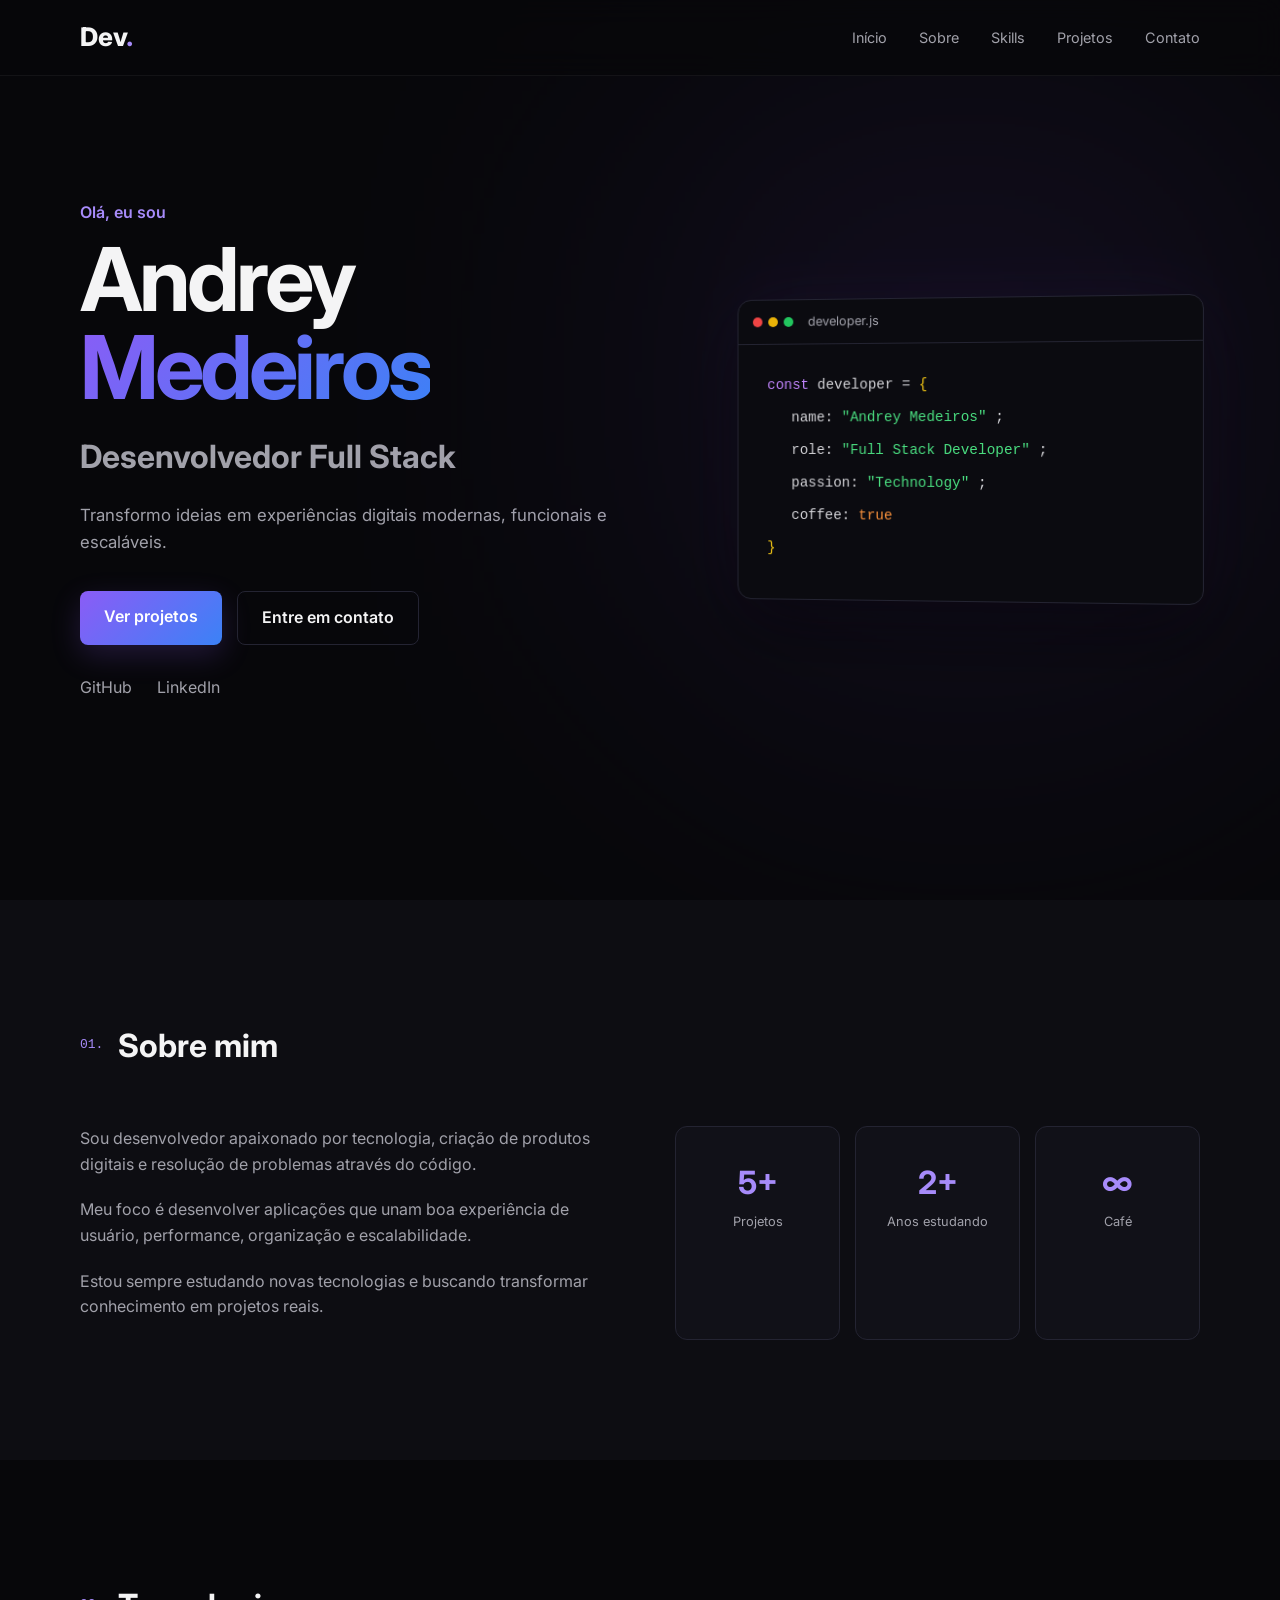
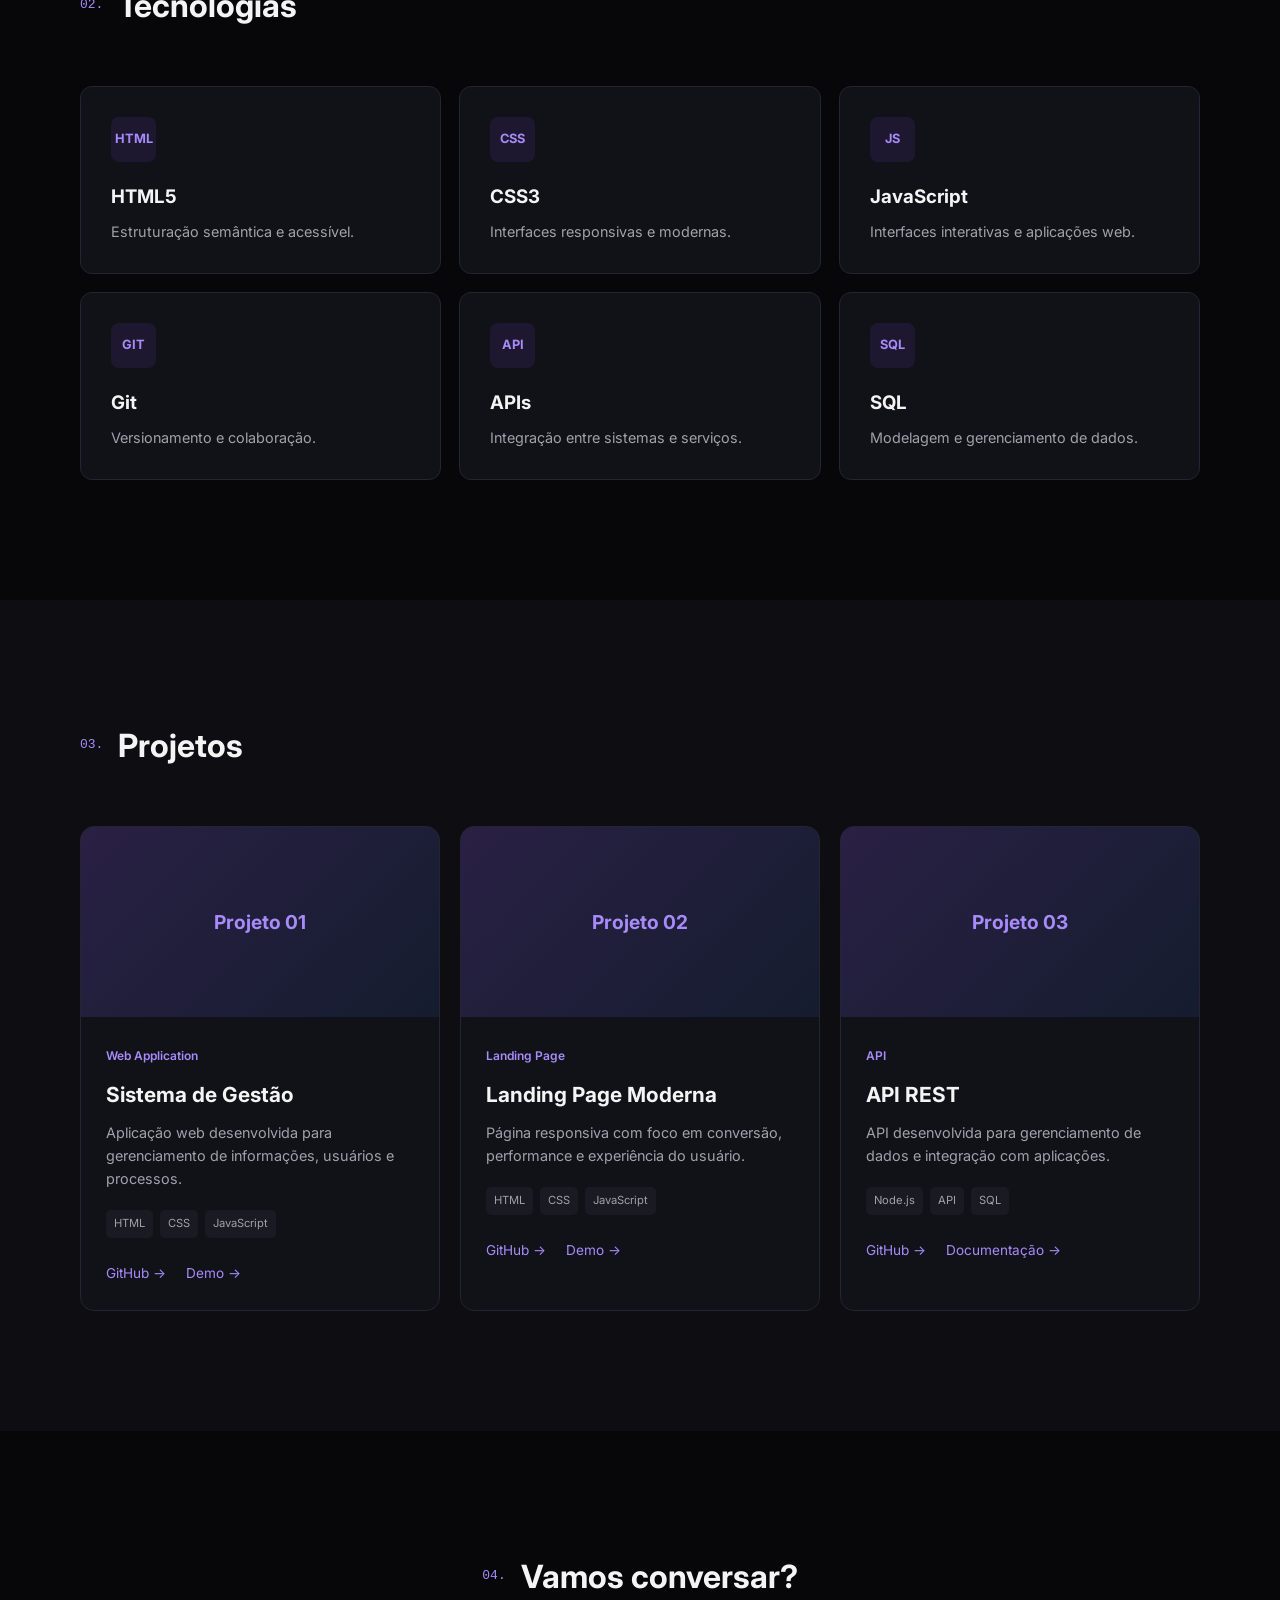
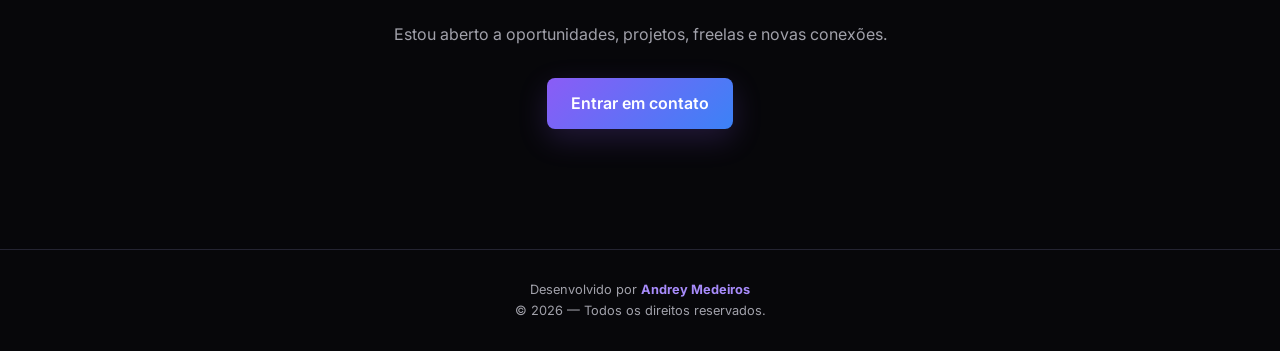
<file: index.html>
<!DOCTYPE html>
<html lang="pt-BR">
<head>
    <meta charset="UTF-8">

    <meta
        name="viewport"
        content="width=device-width, initial-scale=1.0"
    >

    <meta
        name="description"
        content="Portfólio profissional de desenvolvedor."
    >

    <title>Andrey Medeiros | Desenvolvedor</title>

    <link
        rel="stylesheet"
        href="portifolio.css"
    >
</head>

<body>

    <!-- HEADER -->

    <header class="header">

        <nav class="navbar container">

            <a href="#home" class="logo">
                Dev<span>.</span>
            </a>

            <button
                class="menu-button"
                id="menuButton"
                aria-label="Abrir menu"
            >
                ☰
            </button>

            <ul class="nav-links" id="navLinks">

                <li>
                    <a href="#home">Início</a>
                </li>

                <li>
                    <a href="#about">Sobre</a>
                </li>

                <li>
                    <a href="#skills">Skills</a>
                </li>

                <li>
                    <a href="#projects">Projetos</a>
                </li>

                <li>
                    <a href="#contact">Contato</a>
                </li>

            </ul>

        </nav>

    </header>


    <main>

        <!-- HERO -->

        <section class="hero" id="home">

            <div class="hero-background"></div>

            <div class="container hero-content">

                <div class="hero-text">

                    <p class="hero-tag">
                        Olá, eu sou
                    </p>

                    <h1>
                        Andrey <span>Medeiros</span>
                    </h1>

                    <h2>
                        Desenvolvedor Full Stack
                    </h2>

                    <p class="hero-description">
                        Transformo ideias em experiências digitais
                        modernas, funcionais e escaláveis.
                    </p>

                    <div class="hero-buttons">

                        <a
                            href="#projects"
                            class="btn btn-primary"
                        >
                            Ver projetos
                        </a>

                        <a
                            href="#contact"
                            class="btn btn-outline"
                        >
                            Entre em contato
                        </a>

                    </div>

                    <div class="social-links">

                        <a
                            href="https://github.com/"
                            target="_blank"
                        >
                            GitHub
                        </a>

                        <a
                            href="https://www.linkedin.com/in/andrey-medeiros-a15ba3206"
                            target="_blank"
                        >
                            LinkedIn
                        </a>

                    </div>

                </div>


                <div class="hero-card">

                    <div class="code-window">

                        <div class="window-header">

                            <div class="window-dots">
                                <span></span>
                                <span></span>
                                <span></span>
                            </div>

                            <span>
                                developer.js
                            </span>

                        </div>

                        <div class="code-content">

                            <p>
                                <span class="purple">
                                    const
                                </span>

                                developer
                                =
                                <span class="yellow">
                                    {
                                </span>
                            </p>

                            <p class="indent">
                                name:
                                <span class="green">
                                    "Andrey Medeiros"
                                </span>;
                            </p>

                            <p class="indent">
                                role:
                                <span class="green">
                                    "Full Stack Developer"
                                </span>;
                            </p>

                            <p class="indent">
                                passion:
                                <span class="green">
                                    "Technology"
                                </span>;
                            </p>

                            <p class="indent">
                                coffee:
                                <span class="orange">
                                    true
                                </span>
                            </p>

                            <p>
                                <span class="yellow">
                                    }
                                </span>
                            </p>

                        </div>

                    </div>

                </div>

            </div>

        </section>


        <!-- SOBRE -->

        <section
            class="section about"
            id="about"
        >

            <div class="container">

                <div class="section-title">

                    <span>01.</span>

                    <h2>
                        Sobre mim
                    </h2>

                </div>


                <div class="about-content">

                    <div class="about-text">

                        <p>
                            Sou desenvolvedor apaixonado por tecnologia,
                            criação de produtos digitais e resolução
                            de problemas através do código.
                        </p>

                        <p>
                            Meu foco é desenvolver aplicações que unam
                            boa experiência de usuário, performance,
                            organização e escalabilidade.
                        </p>

                        <p>
                            Estou sempre estudando novas tecnologias
                            e buscando transformar conhecimento em
                            projetos reais.
                        </p>

                    </div>


                    <div class="about-stats">

                        <div class="stat-card">

                            <strong>
                                5+
                            </strong>

                            <span>
                                Projetos
                            </span>

                        </div>


                        <div class="stat-card">

                            <strong>
                                2+
                            </strong>

                            <span>
                                Anos estudando
                            </span>

                        </div>


                        <div class="stat-card">

                            <strong>
                                ∞
                            </strong>

                            <span>
                                Café
                            </span>

                        </div>

                    </div>

                </div>

            </div>

        </section>


        <!-- SKILLS -->

        <section
            class="section skills"
            id="skills"
        >

            <div class="container">

                <div class="section-title">

                    <span>02.</span>

                    <h2>
                        Tecnologias
                    </h2>

                </div>


                <div class="skills-grid">

                    <div class="skill-card">

                        <div class="skill-icon">
                            HTML
                        </div>

                        <h3>
                            HTML5
                        </h3>

                        <p>
                            Estruturação semântica e acessível.
                        </p>

                    </div>


                    <div class="skill-card">

                        <div class="skill-icon">
                            CSS
                        </div>

                        <h3>
                            CSS3
                        </h3>

                        <p>
                            Interfaces responsivas e modernas.
                        </p>

                    </div>


                    <div class="skill-card">

                        <div class="skill-icon">
                            JS
                        </div>

                        <h3>
                            JavaScript
                        </h3>

                        <p>
                            Interfaces interativas e aplicações web.
                        </p>

                    </div>


                    <div class="skill-card">

                        <div class="skill-icon">
                            GIT
                        </div>

                        <h3>
                            Git
                        </h3>

                        <p>
                            Versionamento e colaboração.
                        </p>

                    </div>


                    <div class="skill-card">

                        <div class="skill-icon">
                            API
                        </div>

                        <h3>
                            APIs
                        </h3>

                        <p>
                            Integração entre sistemas e serviços.
                        </p>

                    </div>


                    <div class="skill-card">

                        <div class="skill-icon">
                            SQL
                        </div>

                        <h3>
                            SQL
                        </h3>

                        <p>
                            Modelagem e gerenciamento de dados.
                        </p>

                    </div>

                </div>

            </div>

        </section>


        <!-- PROJETOS -->

        <section
            class="section projects"
            id="projects"
        >

            <div class="container">

                <div class="section-title">

                    <span>03.</span>

                    <h2>
                        Projetos
                    </h2>

                </div>


                <div class="projects-grid">

                    <article class="project-card">

                        <div class="project-image">

                            <div class="project-placeholder">
                                Projeto 01
                            </div>

                        </div>

                        <div class="project-content">

                            <span class="project-type">
                                Web Application
                            </span>

                            <h3>
                                Sistema de Gestão
                            </h3>

                            <p>
                                Aplicação web desenvolvida para
                                gerenciamento de informações,
                                usuários e processos.
                            </p>

                            <div class="project-tech">

                                <span>HTML</span>
                                <span>CSS</span>
                                <span>JavaScript</span>

                            </div>

                            <div class="project-links">

                                <a
                                    href="#"
                                    target="_blank"
                                >
                                    GitHub →
                                </a>

                                <a
                                    href="#"
                                    target="_blank"
                                >
                                    Demo →
                                </a>

                            </div>

                        </div>

                    </article>


                    <article class="project-card">

                        <div class="project-image">

                            <div class="project-placeholder">
                                Projeto 02
                            </div>

                        </div>

                        <div class="project-content">

                            <span class="project-type">
                                Landing Page
                            </span>

                            <h3>
                                Landing Page Moderna
                            </h3>

                            <p>
                                Página responsiva com foco em
                                conversão, performance e experiência
                                do usuário.
                            </p>

                            <div class="project-tech">

                                <span>HTML</span>
                                <span>CSS</span>
                                <span>JavaScript</span>

                            </div>

                            <div class="project-links">

                                <a href="#">
                                    GitHub →
                                </a>

                                <a href="#">
                                    Demo →
                                </a>

                            </div>

                        </div>

                    </article>


                    <article class="project-card">

                        <div class="project-image">

                            <div class="project-placeholder">
                                Projeto 03
                            </div>

                        </div>

                        <div class="project-content">

                            <span class="project-type">
                                API
                            </span>

                            <h3>
                                API REST
                            </h3>

                            <p>
                                API desenvolvida para gerenciamento
                                de dados e integração com aplicações.
                            </p>

                            <div class="project-tech">

                                <span>Node.js</span>
                                <span>API</span>
                                <span>SQL</span>

                            </div>

                            <div class="project-links">

                                <a href="#">
                                    GitHub →
                                </a>

                                <a href="#">
                                    Documentação →
                                </a>

                            </div>

                        </div>

                    </article>

                </div>

            </div>

        </section>


        <!-- CONTATO -->

        <section
            class="section contact"
            id="contact"
        >

            <div class="container contact-container">

                <div class="section-title">

                    <span>04.</span>

                    <h2>
                        Vamos conversar?
                    </h2>

                </div>

                <p>
                    Estou aberto a oportunidades, projetos,
                    freelas e novas conexões.
                </p>

                <a
                    href="mailto:andreyfeitosa8@gmail.com"
                    class="btn btn-primary"
                >
                    Entrar em contato
                </a>

            </div>

        </section>

    </main>


    <!-- FOOTER -->

    <footer class="footer">

        <p>
            Desenvolvido por
            <strong>
                Andrey Medeiros
            </strong>
        </p>

        <p>
            © 2026 — Todos os direitos reservados.
        </p>

    </footer>


    <script src="portifolio.js"></script>

</body>
</html>
</file>
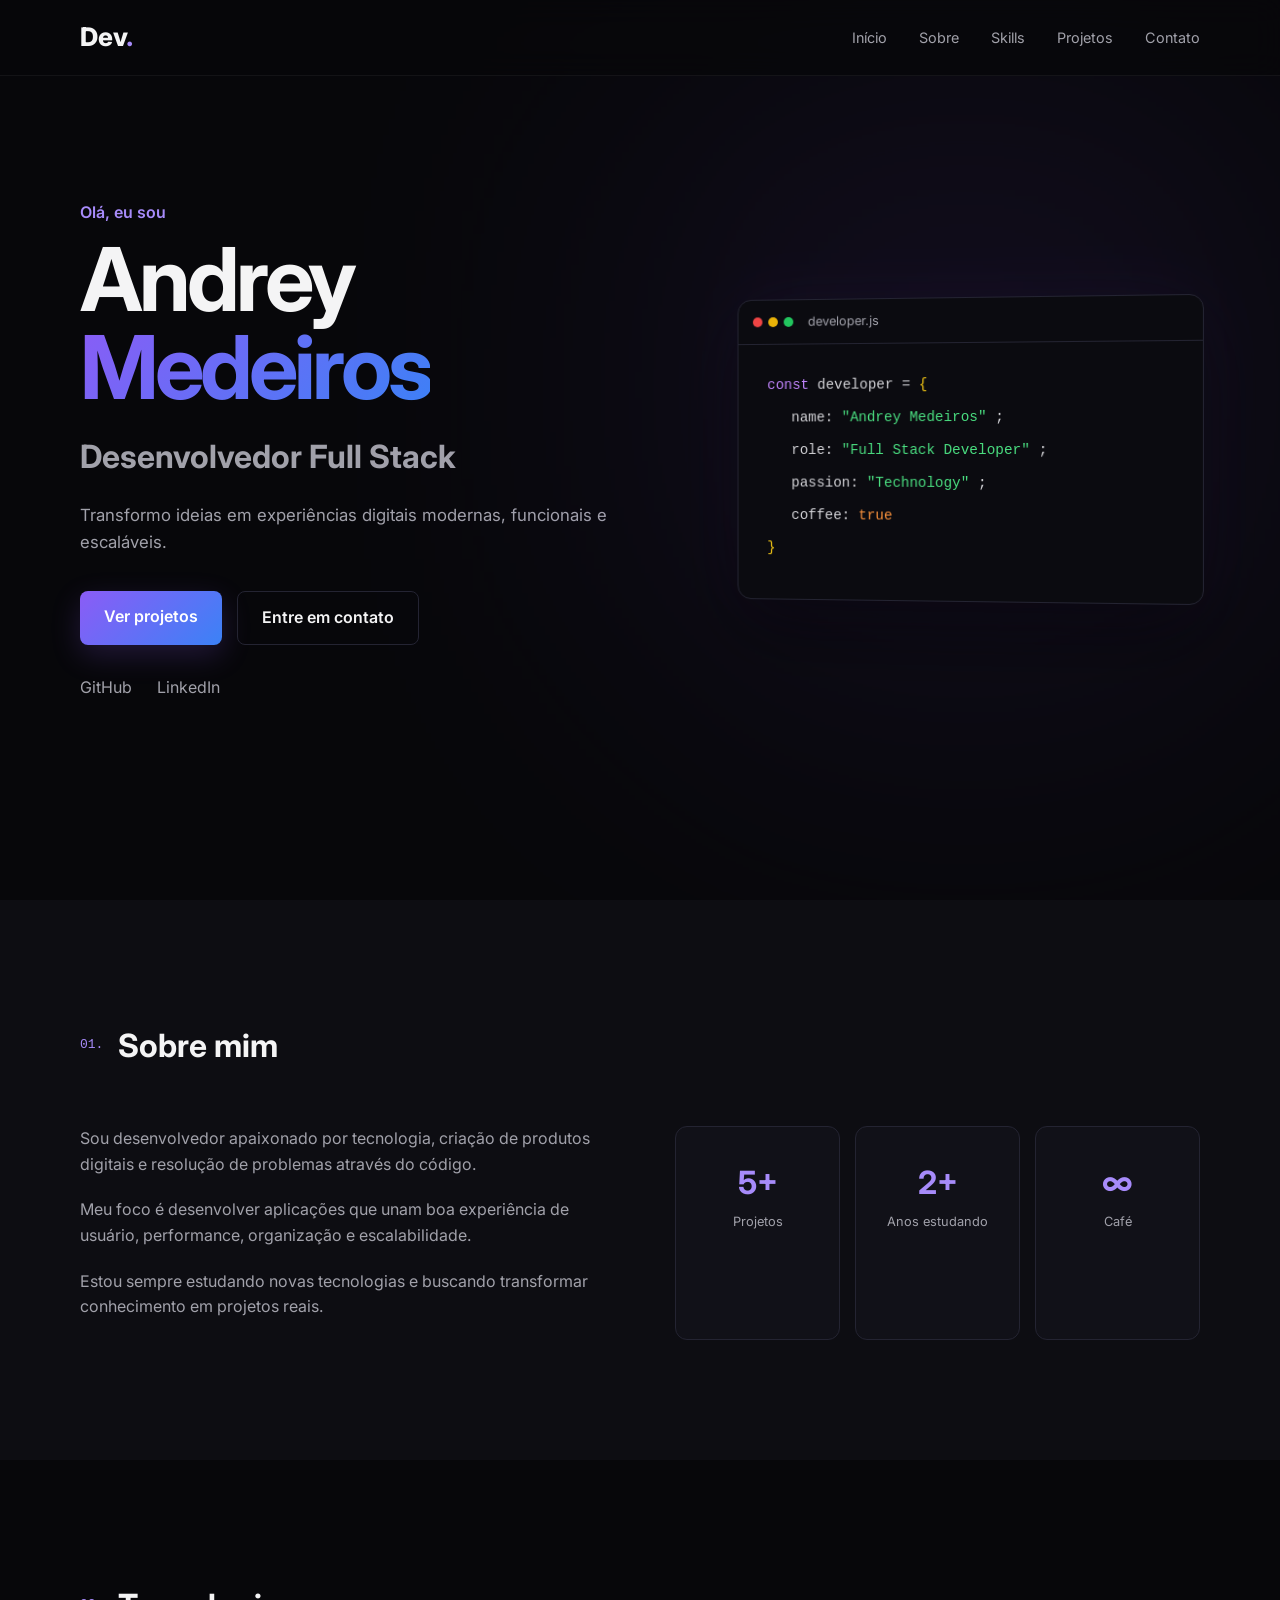
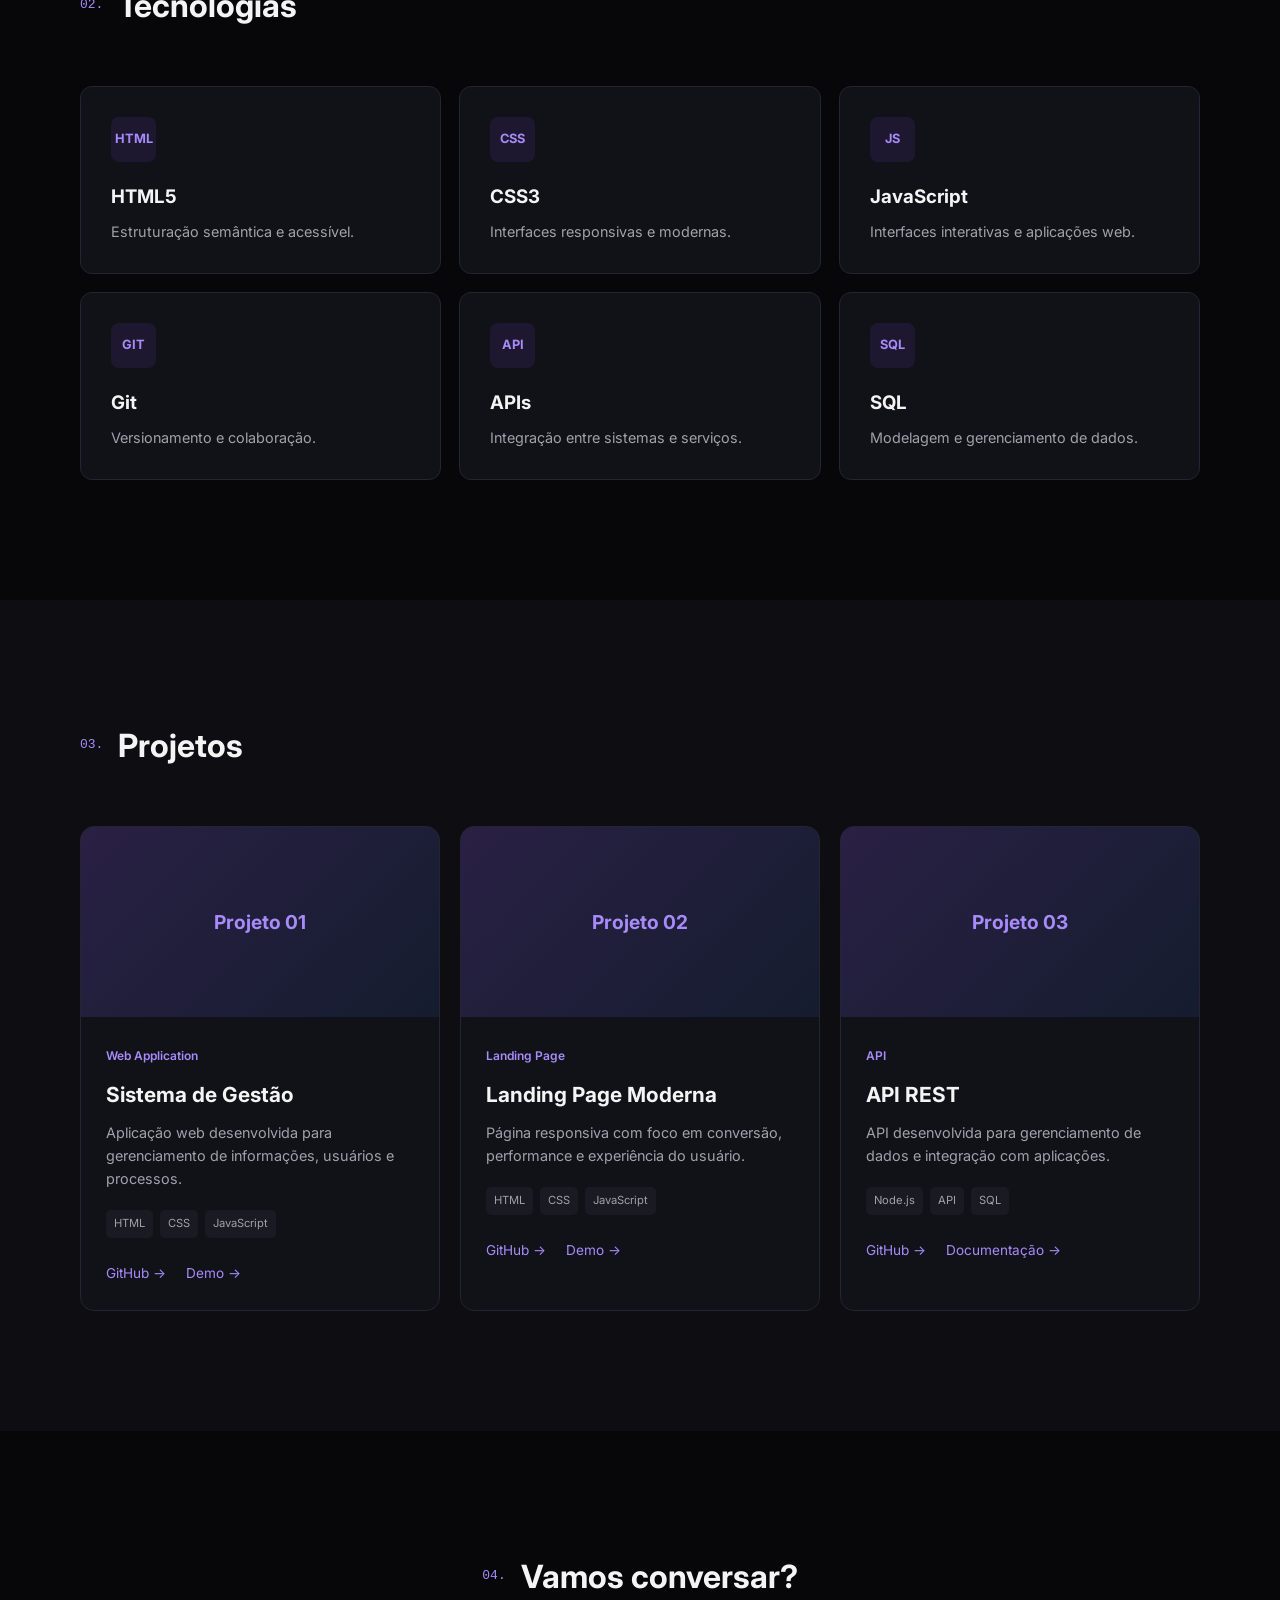
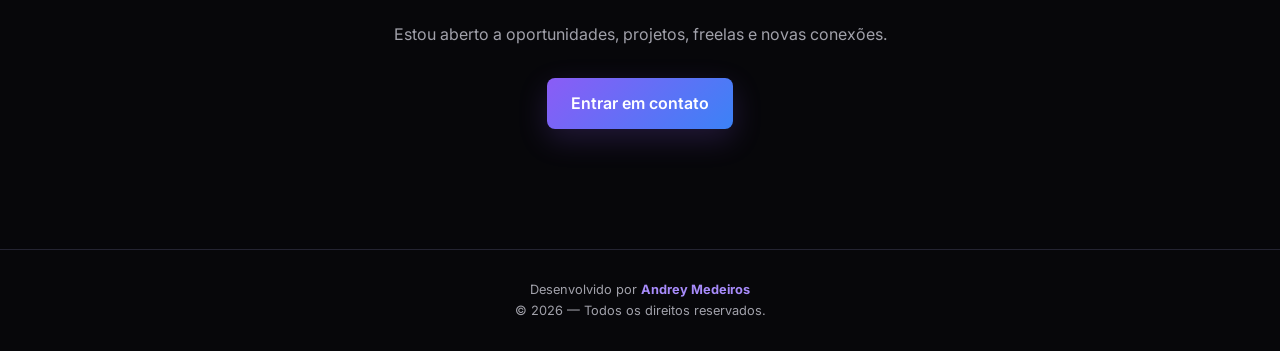
<file: portifolio.html>
<!DOCTYPE html>
<html lang="pt-BR">
<head>
    <meta charset="UTF-8">

    <meta
        name="viewport"
        content="width=device-width, initial-scale=1.0"
    >

    <meta
        name="description"
        content="Portfólio profissional de desenvolvedor."
    >

    <title>Andrey Medeiros | Desenvolvedor</title>

    <link
        rel="stylesheet"
        href="portifolio.css"
    >
</head>

<body>

    <!-- HEADER -->

    <header class="header">

        <nav class="navbar container">

            <a href="#home" class="logo">
                Dev<span>.</span>
            </a>

            <button
                class="menu-button"
                id="menuButton"
                aria-label="Abrir menu"
            >
                ☰
            </button>

            <ul class="nav-links" id="navLinks">

                <li>
                    <a href="#home">Início</a>
                </li>

                <li>
                    <a href="#about">Sobre</a>
                </li>

                <li>
                    <a href="#skills">Skills</a>
                </li>

                <li>
                    <a href="#projects">Projetos</a>
                </li>

                <li>
                    <a href="#contact">Contato</a>
                </li>

            </ul>

        </nav>

    </header>


    <main>

        <!-- HERO -->

        <section class="hero" id="home">

            <div class="hero-background"></div>

            <div class="container hero-content">

                <div class="hero-text">

                    <p class="hero-tag">
                        Olá, eu sou
                    </p>

                    <h1>
                        Andrey <span>Medeiros</span>
                    </h1>

                    <h2>
                        Desenvolvedor Full Stack
                    </h2>

                    <p class="hero-description">
                        Transformo ideias em experiências digitais
                        modernas, funcionais e escaláveis.
                    </p>

                    <div class="hero-buttons">

                        <a
                            href="#projects"
                            class="btn btn-primary"
                        >
                            Ver projetos
                        </a>

                        <a
                            href="#contact"
                            class="btn btn-outline"
                        >
                            Entre em contato
                        </a>

                    </div>

                    <div class="social-links">

                        <a
                            href="https://github.com/"
                            target="_blank"
                        >
                            GitHub
                        </a>

                        <a
                            href="https://www.linkedin.com/andrey-medeiros"
                            target="_blank"
                        >
                            LinkedIn
                        </a>

                    </div>

                </div>


                <div class="hero-card">

                    <div class="code-window">

                        <div class="window-header">

                            <div class="window-dots">
                                <span></span>
                                <span></span>
                                <span></span>
                            </div>

                            <span>
                                developer.js
                            </span>

                        </div>

                        <div class="code-content">

                            <p>
                                <span class="purple">
                                    const
                                </span>

                                developer
                                =
                                <span class="yellow">
                                    {
                                </span>
                            </p>

                            <p class="indent">
                                name:
                                <span class="green">
                                    "Andrey Medeiros"
                                </span>;
                            </p>

                            <p class="indent">
                                role:
                                <span class="green">
                                    "Full Stack Developer"
                                </span>;
                            </p>

                            <p class="indent">
                                passion:
                                <span class="green">
                                    "Technology"
                                </span>;
                            </p>

                            <p class="indent">
                                coffee:
                                <span class="orange">
                                    true
                                </span>
                            </p>

                            <p>
                                <span class="yellow">
                                    }
                                </span>
                            </p>

                        </div>

                    </div>

                </div>

            </div>

        </section>


        <!-- SOBRE -->

        <section
            class="section about"
            id="about"
        >

            <div class="container">

                <div class="section-title">

                    <span>01.</span>

                    <h2>
                        Sobre mim
                    </h2>

                </div>


                <div class="about-content">

                    <div class="about-text">

                        <p>
                            Sou desenvolvedor apaixonado por tecnologia,
                            criação de produtos digitais e resolução
                            de problemas através do código.
                        </p>

                        <p>
                            Meu foco é desenvolver aplicações que unam
                            boa experiência de usuário, performance,
                            organização e escalabilidade.
                        </p>

                        <p>
                            Estou sempre estudando novas tecnologias
                            e buscando transformar conhecimento em
                            projetos reais.
                        </p>

                    </div>


                    <div class="about-stats">

                        <div class="stat-card">

                            <strong>
                                5+
                            </strong>

                            <span>
                                Projetos
                            </span>

                        </div>


                        <div class="stat-card">

                            <strong>
                                2+
                            </strong>

                            <span>
                                Anos estudando
                            </span>

                        </div>


                        <div class="stat-card">

                            <strong>
                                ∞
                            </strong>

                            <span>
                                Café
                            </span>

                        </div>

                    </div>

                </div>

            </div>

        </section>


        <!-- SKILLS -->

        <section
            class="section skills"
            id="skills"
        >

            <div class="container">

                <div class="section-title">

                    <span>02.</span>

                    <h2>
                        Tecnologias
                    </h2>

                </div>


                <div class="skills-grid">

                    <div class="skill-card">

                        <div class="skill-icon">
                            HTML
                        </div>

                        <h3>
                            HTML5
                        </h3>

                        <p>
                            Estruturação semântica e acessível.
                        </p>

                    </div>


                    <div class="skill-card">

                        <div class="skill-icon">
                            CSS
                        </div>

                        <h3>
                            CSS3
                        </h3>

                        <p>
                            Interfaces responsivas e modernas.
                        </p>

                    </div>


                    <div class="skill-card">

                        <div class="skill-icon">
                            JS
                        </div>

                        <h3>
                            JavaScript
                        </h3>

                        <p>
                            Interfaces interativas e aplicações web.
                        </p>

                    </div>


                    <div class="skill-card">

                        <div class="skill-icon">
                            GIT
                        </div>

                        <h3>
                            Git
                        </h3>

                        <p>
                            Versionamento e colaboração.
                        </p>

                    </div>


                    <div class="skill-card">

                        <div class="skill-icon">
                            API
                        </div>

                        <h3>
                            APIs
                        </h3>

                        <p>
                            Integração entre sistemas e serviços.
                        </p>

                    </div>


                    <div class="skill-card">

                        <div class="skill-icon">
                            SQL
                        </div>

                        <h3>
                            SQL
                        </h3>

                        <p>
                            Modelagem e gerenciamento de dados.
                        </p>

                    </div>

                </div>

            </div>

        </section>


        <!-- PROJETOS -->

        <section
            class="section projects"
            id="projects"
        >

            <div class="container">

                <div class="section-title">

                    <span>03.</span>

                    <h2>
                        Projetos
                    </h2>

                </div>


                <div class="projects-grid">

                    <article class="project-card">

                        <div class="project-image">

                            <div class="project-placeholder">
                                Projeto 01
                            </div>

                        </div>

                        <div class="project-content">

                            <span class="project-type">
                                Web Application
                            </span>

                            <h3>
                                Sistema de Gestão
                            </h3>

                            <p>
                                Aplicação web desenvolvida para
                                gerenciamento de informações,
                                usuários e processos.
                            </p>

                            <div class="project-tech">

                                <span>HTML</span>
                                <span>CSS</span>
                                <span>JavaScript</span>

                            </div>

                            <div class="project-links">

                                <a
                                    href="#"
                                    target="_blank"
                                >
                                    GitHub →
                                </a>

                                <a
                                    href="#"
                                    target="_blank"
                                >
                                    Demo →
                                </a>

                            </div>

                        </div>

                    </article>


                    <article class="project-card">

                        <div class="project-image">

                            <div class="project-placeholder">
                                Projeto 02
                            </div>

                        </div>

                        <div class="project-content">

                            <span class="project-type">
                                Landing Page
                            </span>

                            <h3>
                                Landing Page Moderna
                            </h3>

                            <p>
                                Página responsiva com foco em
                                conversão, performance e experiência
                                do usuário.
                            </p>

                            <div class="project-tech">

                                <span>HTML</span>
                                <span>CSS</span>
                                <span>JavaScript</span>

                            </div>

                            <div class="project-links">

                                <a href="#">
                                    GitHub →
                                </a>

                                <a href="#">
                                    Demo →
                                </a>

                            </div>

                        </div>

                    </article>


                    <article class="project-card">

                        <div class="project-image">

                            <div class="project-placeholder">
                                Projeto 03
                            </div>

                        </div>

                        <div class="project-content">

                            <span class="project-type">
                                API
                            </span>

                            <h3>
                                API REST
                            </h3>

                            <p>
                                API desenvolvida para gerenciamento
                                de dados e integração com aplicações.
                            </p>

                            <div class="project-tech">

                                <span>Node.js</span>
                                <span>API</span>
                                <span>SQL</span>

                            </div>

                            <div class="project-links">

                                <a href="#">
                                    GitHub →
                                </a>

                                <a href="#">
                                    Documentação →
                                </a>

                            </div>

                        </div>

                    </article>

                </div>

            </div>

        </section>


        <!-- CONTATO -->

        <section
            class="section contact"
            id="contact"
        >

            <div class="container contact-container">

                <div class="section-title">

                    <span>04.</span>

                    <h2>
                        Vamos conversar?
                    </h2>

                </div>

                <p>
                    Estou aberto a oportunidades, projetos,
                    freelas e novas conexões.
                </p>

                <a
                    href="mailto:andreyfeitosa8@gmail.com"
                    class="btn btn-primary"
                >
                    Entrar em contato
                </a>

            </div>

        </section>

    </main>


    <!-- FOOTER -->

    <footer class="footer">

        <p>
            Desenvolvido por
            <strong>
                Andrey Medeiros
            </strong>
        </p>

        <p>
            © 2026 — Todos os direitos reservados.
        </p>

    </footer>


    <script src="portifolio.js"></script>

</body>
</html>
</file>
<file: portifolio.css>
@import url('https://fonts.googleapis.com/css2?family=Inter:wght@400;500;600;700;800&display=swap');


:root {

    --bg: #07070a;

    --bg-secondary: #0d0d12;

    --card: #111118;

    --border: #242432;

    --text: #f4f4f5;

    --text-secondary: #a1a1aa;

    --purple: #8b5cf6;

    --purple-light: #a78bfa;

    --blue: #3b82f6;

    --green: #22c55e;

    --orange: #f97316;

    --gradient:
        linear-gradient(
            135deg,
            #8b5cf6,
            #3b82f6
        );

}


* {

    margin: 0;

    padding: 0;

    box-sizing: border-box;

}


html {

    scroll-behavior: smooth;

}


body {

    font-family: 'Inter', sans-serif;

    background: var(--bg);

    color: var(--text);

    line-height: 1.6;

}


a {

    color: inherit;

    text-decoration: none;

}


.container {

    width: min(1120px, 90%);

    margin: 0 auto;

}


/* HEADER */

.header {

    position: fixed;

    top: 0;

    left: 0;

    width: 100%;

    z-index: 100;

    background: rgba(7, 7, 10, 0.75);

    backdrop-filter: blur(15px);

    border-bottom: 1px solid rgba(255,255,255,0.05);

}


.navbar {

    height: 75px;

    display: flex;

    align-items: center;

    justify-content: space-between;

}


.logo {

    font-size: 1.6rem;

    font-weight: 800;

}


.logo span {

    color: var(--purple-light);

}


.nav-links {

    display: flex;

    gap: 32px;

    list-style: none;

}


.nav-links a {

    color: var(--text-secondary);

    font-size: 0.9rem;

    transition: 0.3s;

}


.nav-links a:hover {

    color: var(--text);

}


.menu-button {

    display: none;

    border: 0;

    background: transparent;

    color: white;

    font-size: 1.5rem;

    cursor: pointer;

}


/* HERO */

.hero {

    min-height: 100vh;

    display: flex;

    align-items: center;

    position: relative;

    overflow: hidden;

}


.hero-background {

    position: absolute;

    width: 500px;

    height: 500px;

    background: var(--purple);

    filter: blur(180px);

    opacity: 0.13;

    top: 15%;

    right: 5%;

}


.hero-content {

    display: grid;

    grid-template-columns: 1.1fr 0.9fr;

    gap: 80px;

    align-items: center;

}


.hero-tag {

    color: var(--purple-light);

    font-weight: 600;

    margin-bottom: 10px;

}


.hero h1 {

    font-size: clamp(3rem, 7vw, 5.5rem);

    line-height: 1;

    letter-spacing: -4px;

}


.hero h1 span {

    background: var(--gradient);

    background-clip: text;

    -webkit-background-clip: text;

    color: transparent;

}


.hero h2 {

    margin-top: 20px;

    color: var(--text-secondary);

    font-size: clamp(1.3rem, 3vw, 2rem);

}


.hero-description {

    max-width: 550px;

    margin-top: 20px;

    color: var(--text-secondary);

    font-size: 1.05rem;

}


.hero-buttons {

    display: flex;

    gap: 15px;

    margin-top: 35px;

}


.btn {

    padding: 13px 24px;

    border-radius: 8px;

    font-weight: 600;

    transition: 0.3s;

    display: inline-block;

}


.btn-primary {

    background: var(--gradient);

    color: white;

    box-shadow: 0 10px 30px rgba(139,92,246,0.2);

}


.btn-primary:hover {

    transform: translateY(-3px);

    box-shadow: 0 15px 35px rgba(139,92,246,0.3);

}


.btn-outline {

    border: 1px solid var(--border);

    color: var(--text);

}


.btn-outline:hover {

    border-color: var(--purple);

    background: rgba(139,92,246,0.08);

}


.social-links {

    display: flex;

    gap: 25px;

    margin-top: 30px;

}


.social-links a {

    color: var(--text-secondary);

    transition: 0.3s;

}


.social-links a:hover {

    color: var(--purple-light);

}


/* CODE CARD */

.hero-card {

    perspective: 1000px;

}


.code-window {

    background: #0b0b10;

    border: 1px solid var(--border);

    border-radius: 14px;

    overflow: hidden;

    box-shadow:
        0 30px 80px rgba(0,0,0,0.5),
        0 0 80px rgba(139,92,246,0.08);

    transform: rotateY(-5deg);

    transition: 0.5s;

}


.code-window:hover {

    transform: rotateY(0deg) translateY(-5px);

}


.window-header {

    height: 45px;

    padding: 0 15px;

    display: flex;

    align-items: center;

    gap: 15px;

    border-bottom: 1px solid var(--border);

    color: var(--text-secondary);

    font-size: 0.8rem;

}


.window-dots {

    display: flex;

    gap: 6px;

}


.window-dots span {

    width: 10px;

    height: 10px;

    border-radius: 50%;

    background: #ef4444;

}


.window-dots span:nth-child(2) {

    background: #eab308;

}


.window-dots span:nth-child(3) {

    background: #22c55e;

}


.code-content {

    padding: 30px;

    font-family: monospace;

    font-size: 0.9rem;

    color: #d4d4d8;

}


.code-content p {

    margin-bottom: 10px;

}


.indent {

    padding-left: 25px;

}


.purple {

    color: #c084fc;

}


.yellow {

    color: #facc15;

}


.green {

    color: #4ade80;

}


.orange {

    color: #fb923c;

}


/* SECTIONS */

.section {

    padding: 120px 0;

}


.section-title {

    display: flex;

    align-items: center;

    gap: 15px;

    margin-bottom: 55px;

}


.section-title span {

    color: var(--purple-light);

    font-family: monospace;

}


.section-title h2 {

    font-size: 2rem;

}


/* ABOUT */

.about {

    background: var(--bg-secondary);

}


.about-content {

    display: grid;

    grid-template-columns: 1fr 1fr;

    gap: 70px;

}


.about-text p {

    color: var(--text-secondary);

    margin-bottom: 20px;

}


.about-stats {

    display: grid;

    grid-template-columns: repeat(3, 1fr);

    gap: 15px;

}


.stat-card {

    background: var(--card);

    border: 1px solid var(--border);

    border-radius: 12px;

    padding: 30px 15px;

    text-align: center;

}


.stat-card strong {

    display: block;

    font-size: 2rem;

    color: var(--purple-light);

}


.stat-card span {

    color: var(--text-secondary);

    font-size: 0.8rem;

}


/* SKILLS */

.skills-grid {

    display: grid;

    grid-template-columns: repeat(3, 1fr);

    gap: 18px;

}


.skill-card {

    padding: 30px;

    border: 1px solid var(--border);

    border-radius: 12px;

    background: var(--card);

    transition: 0.3s;

}


.skill-card:hover {

    transform: translateY(-5px);

    border-color: var(--purple);

    box-shadow: 0 15px 40px rgba(139,92,246,0.08);

}


.skill-icon {

    width: 45px;

    height: 45px;

    display: grid;

    place-items: center;

    border-radius: 8px;

    background: rgba(139,92,246,0.1);

    color: var(--purple-light);

    font-weight: 700;

    font-size: 0.8rem;

    margin-bottom: 20px;

}


.skill-card h3 {

    margin-bottom: 8px;

}


.skill-card p {

    color: var(--text-secondary);

    font-size: 0.9rem;

}


/* PROJECTS */

.projects {

    background: var(--bg-secondary);

}


.projects-grid {

    display: grid;

    grid-template-columns: repeat(3, 1fr);

    gap: 20px;

}


.project-card {

    background: var(--card);

    border: 1px solid var(--border);

    border-radius: 14px;

    overflow: hidden;

    transition: 0.3s;

}


.project-card:hover {

    transform: translateY(-7px);

    border-color: rgba(139,92,246,0.6);

}


.project-image {

    height: 190px;

    display: grid;

    place-items: center;

    background:
        linear-gradient(
            135deg,
            rgba(139,92,246,0.2),
            rgba(59,130,246,0.1)
        );

}


.project-placeholder {

    color: var(--purple-light);

    font-size: 1.2rem;

    font-weight: 700;

}


.project-content {

    padding: 25px;

}


.project-type {

    color: var(--purple-light);

    font-size: 0.75rem;

    font-weight: 600;

}


.project-content h3 {

    margin: 10px 0;

    font-size: 1.3rem;

}


.project-content p {

    color: var(--text-secondary);

    font-size: 0.9rem;

}


.project-tech {

    display: flex;

    flex-wrap: wrap;

    gap: 7px;

    margin-top: 20px;

}


.project-tech span {

    font-size: 0.7rem;

    padding: 5px 8px;

    border-radius: 5px;

    background: #1a1a22;

    color: var(--text-secondary);

}


.project-links {

    display: flex;

    gap: 20px;

    margin-top: 25px;

}


.project-links a {

    color: var(--purple-light);

    font-size: 0.85rem;

}


/* CONTACT */

.contact {

    text-align: center;

}


.contact-container {

    display: flex;

    align-items: center;

    flex-direction: column;

}


.contact .section-title {

    margin-bottom: 20px;

}


.contact > .container > p {

    color: var(--text-secondary);

    max-width: 500px;

    margin-bottom: 30px;

}


/* FOOTER */

.footer {

    padding: 30px 5%;

    border-top: 1px solid var(--border);

    text-align: center;

    color: var(--text-secondary);

    font-size: 0.8rem;

}


.footer strong {

    color: var(--purple-light);

}


/* RESPONSIVO */

@media (max-width: 850px) {

    .nav-links {

        position: absolute;

        top: 75px;

        right: 5%;

        width: 220px;

        padding: 20px;

        background: #111118;

        border: 1px solid var(--border);

        border-radius: 10px;

        flex-direction: column;

        gap: 15px;

        display: none;

    }


    .nav-links.active {

        display: flex;

    }


    .menu-button {

        display: block;

    }


    .hero-content {

        grid-template-columns: 1fr;

        padding-top: 100px;

    }


    .hero-card {

        display: none;

    }


    .about-content {

        grid-template-columns: 1fr;

    }


    .skills-grid {

        grid-template-columns: repeat(2, 1fr);

    }


    .projects-grid {

        grid-template-columns: 1fr;

    }

}


@media (max-width: 550px) {

    .hero h1 {

        letter-spacing: -2px;

    }


    .hero-buttons {

        flex-direction: column;

    }


    .btn {

        text-align: center;

    }


    .skills-grid {

        grid-template-columns: 1fr;

    }


    .about-stats {

        grid-template-columns: 1fr;

    }


    .section {

        padding: 80px 0;

    }

}
</file>
